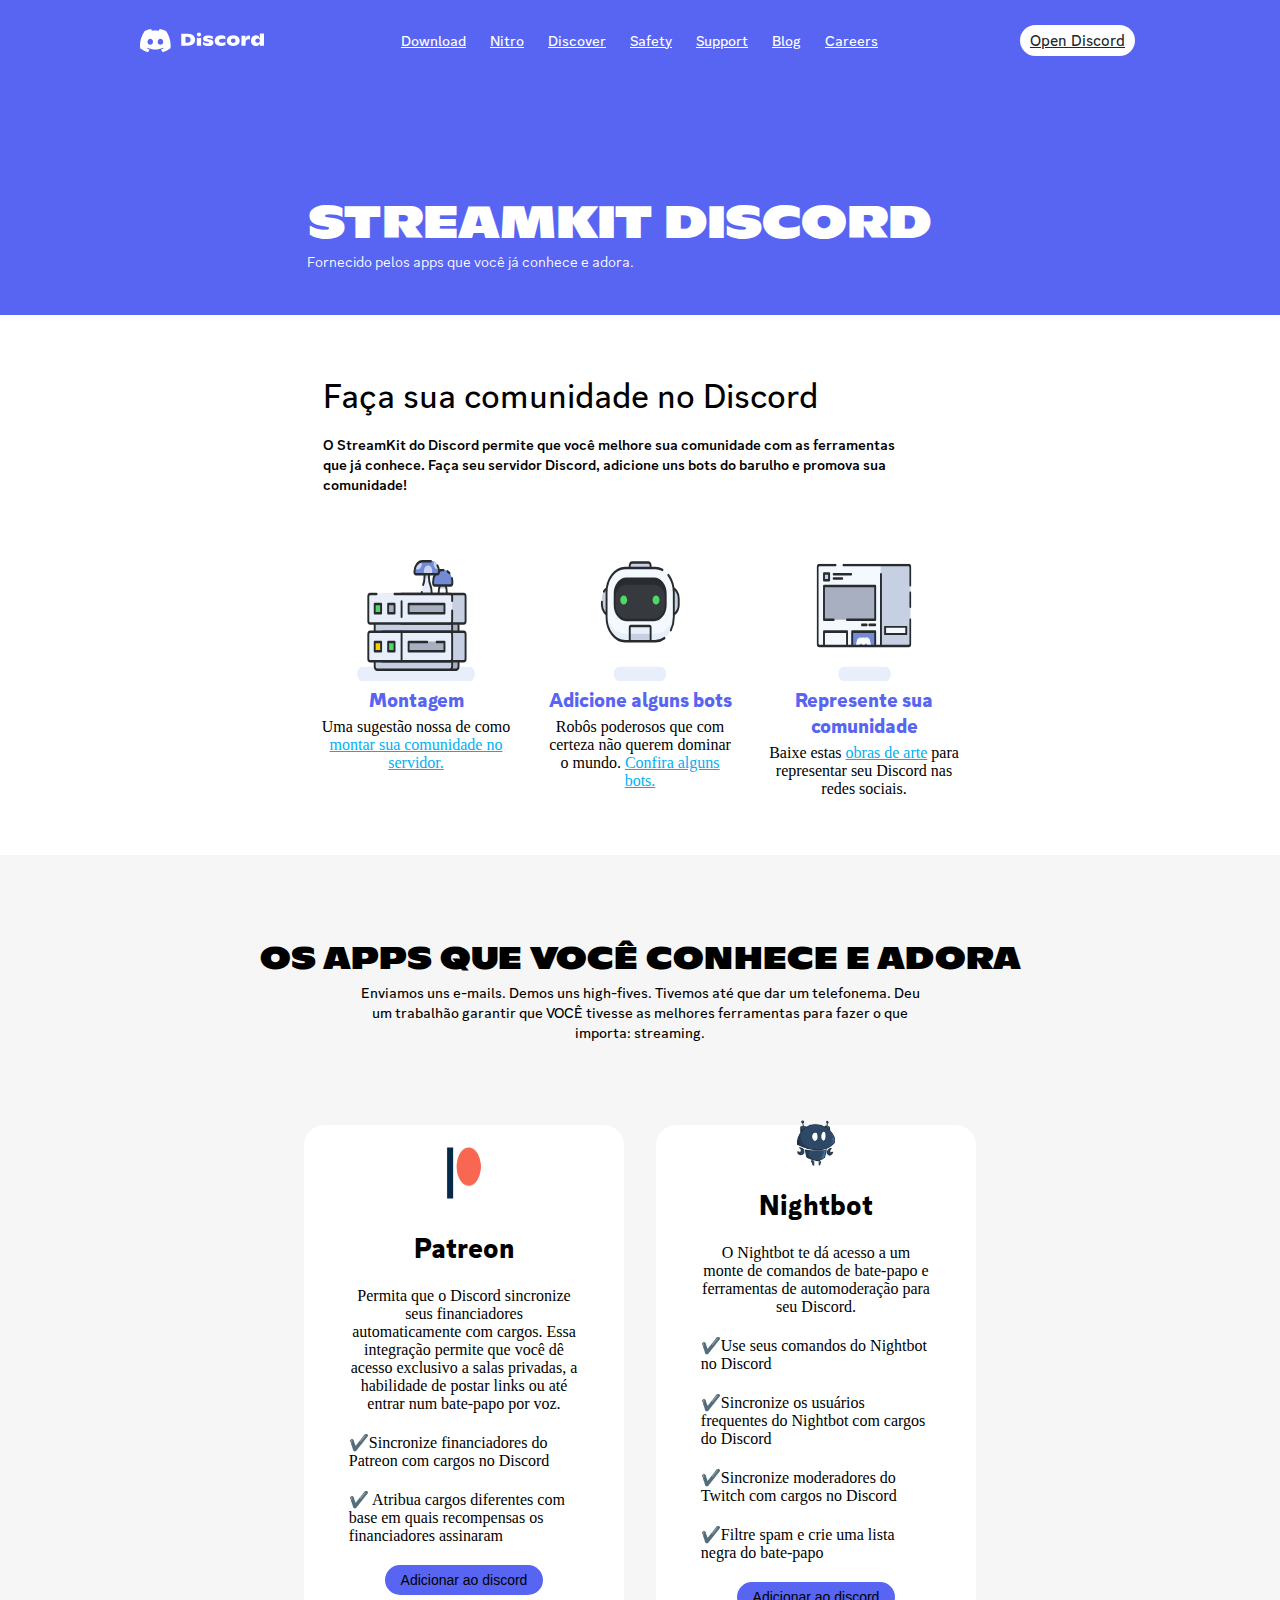
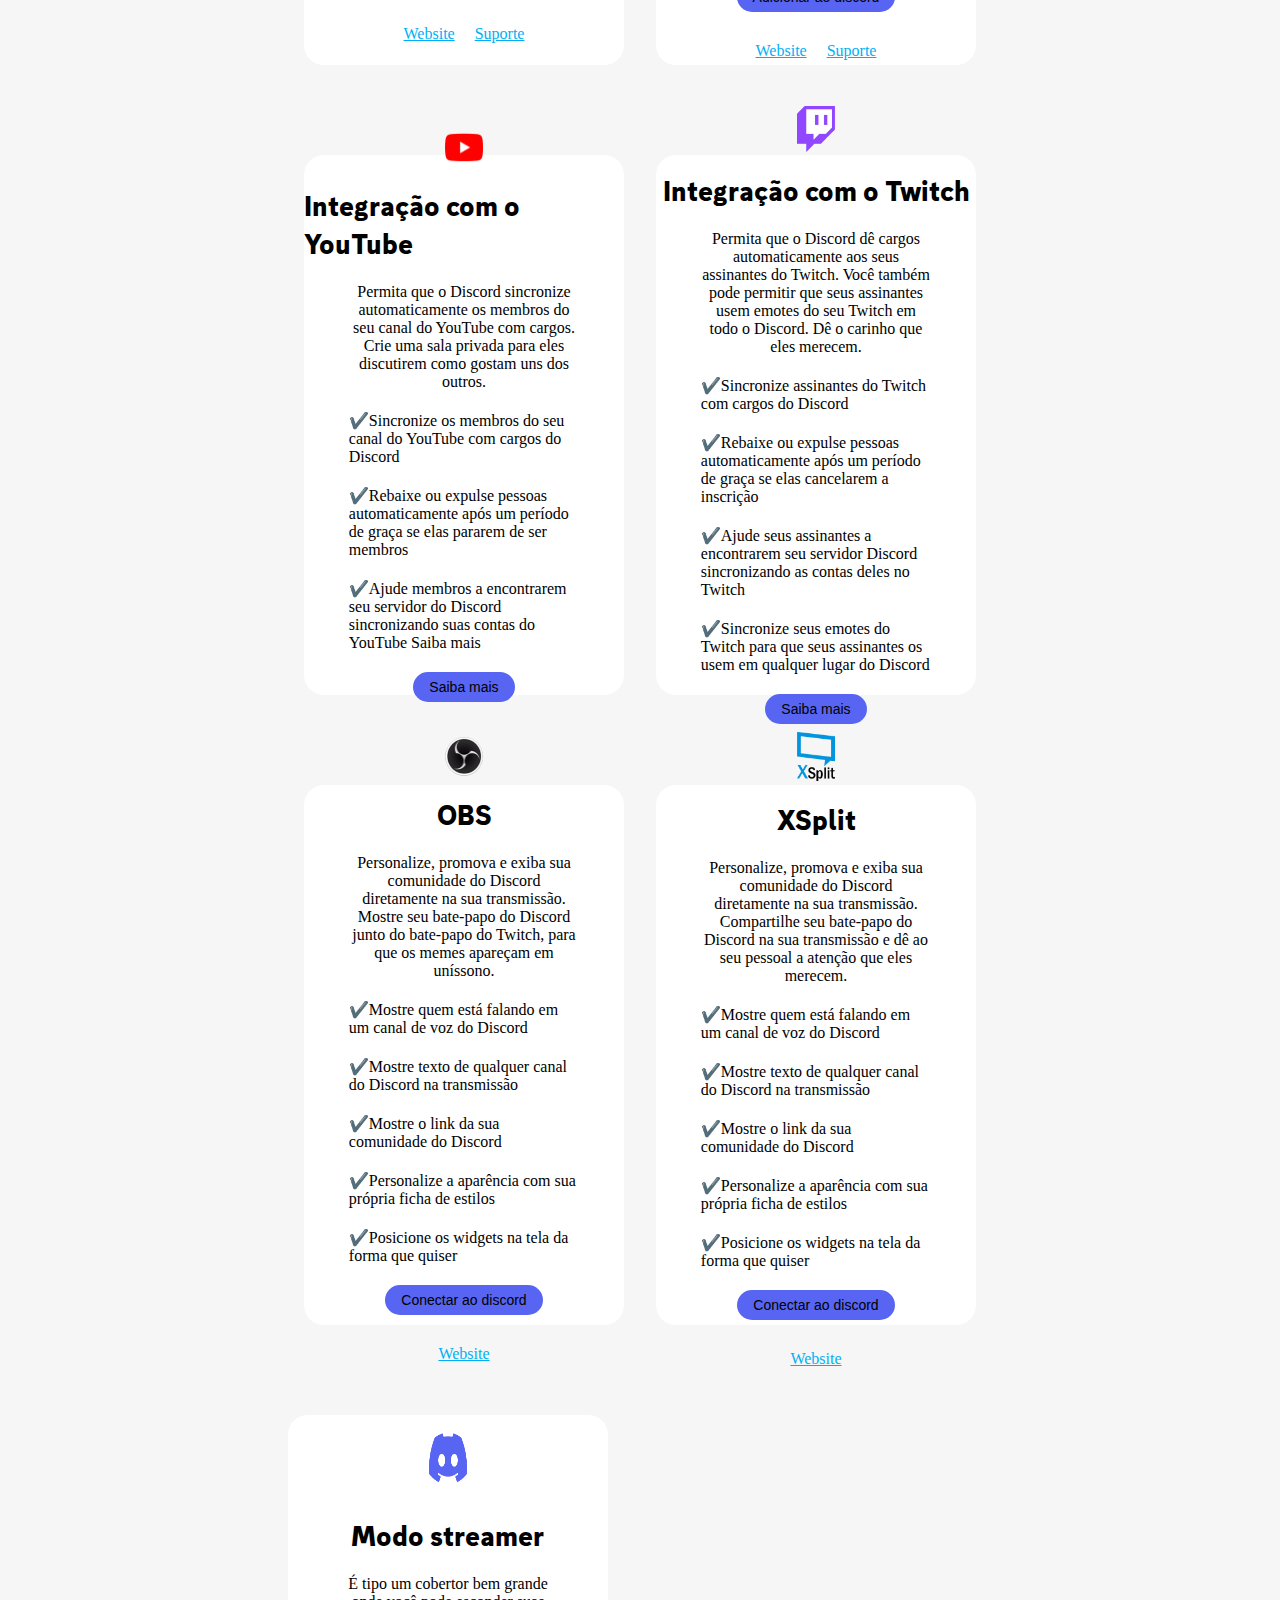
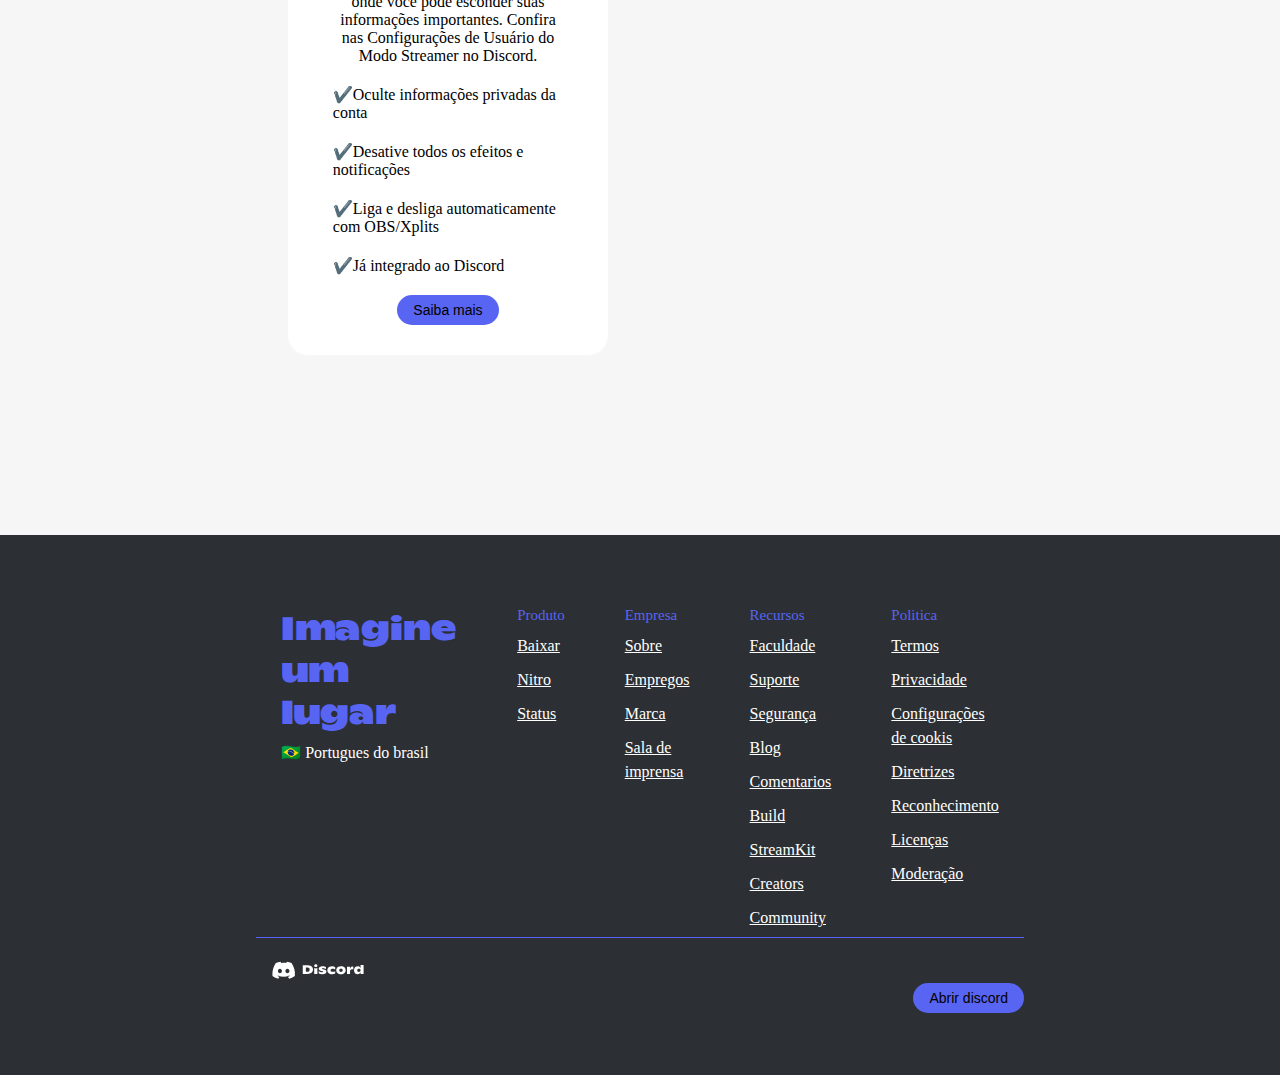
<file: Discord/src/pages/home/index.html>
<!DOCTYPE html>
<html lang="pt-br">
<head>
    <meta charset="UTF-8">
    <meta http-equiv="X-UA-Compatible" content="IE=edge">
    <meta name="viewport" content="width=device-width, initial-scale=1.0">
    <link rel="stylesheet" href="index.css">
    <link rel="stylesheet" href="../../common/fonts.css">
    <title>Melhore seu servidor do discord</title>
</head>
<body>  

<div class="mae">
    <div class="secao-01">
        <div class="s1-cabecalho">
        <svg width="124" height="34" viewBox="0 0 124 34" class="logo-3oeRIY"><g fill="currentColor"><path d="M26.0015 6.9529C24.0021 6.03845 21.8787 5.37198 19.6623 5C19.3833 5.48048 19.0733 6.13144 18.8563 6.64292C16.4989 6.30193 14.1585 6.30193 11.8336 6.64292C11.6166 6.13144 11.2911 5.48048 11.0276 5C8.79575 5.37198 6.67235 6.03845 4.6869 6.9529C0.672601 12.8736 -0.41235 18.6548 0.130124 24.3585C2.79599 26.2959 5.36889 27.4739 7.89682 28.2489C8.51679 27.4119 9.07477 26.5129 9.55525 25.5675C8.64079 25.2265 7.77283 24.808 6.93587 24.312C7.15286 24.1571 7.36986 23.9866 7.57135 23.8161C12.6241 26.1255 18.0969 26.1255 23.0876 23.8161C23.3046 23.9866 23.5061 24.1571 23.7231 24.312C22.8861 24.808 22.0182 25.2265 21.1037 25.5675C21.5842 26.5129 22.1422 27.4119 22.7621 28.2489C25.2885 27.4739 27.8769 26.2959 30.5288 24.3585C31.1952 17.7559 29.4733 12.0212 26.0015 6.9529ZM10.2527 20.8402C8.73376 20.8402 7.49382 19.4608 7.49382 17.7714C7.49382 16.082 8.70276 14.7025 10.2527 14.7025C11.7871 14.7025 13.0425 16.082 13.0115 17.7714C13.0115 19.4608 11.7871 20.8402 10.2527 20.8402ZM20.4373 20.8402C18.9183 20.8402 17.6768 19.4608 17.6768 17.7714C17.6768 16.082 18.8873 14.7025 20.4373 14.7025C21.9717 14.7025 23.2271 16.082 23.1961 17.7714C23.1961 19.4608 21.9872 20.8402 20.4373 20.8402Z"></path><path d="M41.2697 9.86615H47.8585C49.4394 9.86615 50.7878 10.1141 51.8883 10.6101C52.9887 11.1061 53.8102 11.7881 54.3527 12.6715C54.8951 13.555 55.1741 14.5624 55.1741 15.7094C55.1741 16.8253 54.8952 17.8328 54.3217 18.7472C53.7482 19.6462 52.8803 20.3746 51.7178 20.9016C50.5554 21.4286 49.1139 21.6921 47.3935 21.6921H41.2697V9.86615ZM47.316 18.6852C48.3854 18.6852 49.2069 18.4217 49.7804 17.8793C50.3539 17.3523 50.6484 16.6083 50.6484 15.6939C50.6484 14.8414 50.3849 14.1594 49.8734 13.648C49.3619 13.1365 48.587 12.873 47.5485 12.873H45.4871V18.6852H47.316Z"></path><path d="M65.4362 21.6774C64.5217 21.4449 63.7003 21.1039 62.9718 20.6389V17.8335C63.5298 18.2675 64.2582 18.6085 65.1882 18.8875C66.1181 19.1665 67.0171 19.306 67.8851 19.306C68.288 19.306 68.598 19.2595 68.7995 19.151C69.001 19.0425 69.1095 18.9185 69.1095 18.7635C69.1095 18.593 69.0475 18.4535 68.939 18.345C68.8305 18.2365 68.6135 18.1435 68.288 18.0505L66.2576 17.6011C65.0952 17.3376 64.2737 16.9501 63.7777 16.4851C63.2818 16.0201 63.0493 15.3847 63.0493 14.6097C63.0493 13.9587 63.2663 13.3853 63.6847 12.9048C64.1187 12.4243 64.7232 12.0523 65.5137 11.7888C66.3041 11.5254 67.2186 11.3859 68.288 11.3859C69.2335 11.3859 70.1014 11.4789 70.8919 11.6959C71.6823 11.8973 72.3333 12.1608 72.8448 12.4708V15.1212C72.3178 14.8112 71.6979 14.5632 71.0159 14.3772C70.3184 14.1912 69.6055 14.0982 68.877 14.0982C67.823 14.0982 67.2961 14.2842 67.2961 14.6407C67.2961 14.8112 67.3736 14.9352 67.5441 15.0282C67.7146 15.1212 68.009 15.1987 68.443 15.2917L70.1324 15.6017C71.2329 15.7876 72.0543 16.1286 72.5968 16.6091C73.1393 17.0896 73.4028 17.787 73.4028 18.7325C73.4028 19.7555 72.9533 20.5769 72.0543 21.1659C71.1554 21.7704 69.8844 22.0648 68.2415 22.0648C67.2806 22.0338 66.3506 21.9098 65.4362 21.6774Z"></path><path d="M77.5891 21.3213C76.6281 20.8408 75.8842 20.2054 75.4037 19.3994C74.9077 18.5934 74.6752 17.679 74.6752 16.656C74.6752 15.6486 74.9232 14.7341 75.4347 13.9437C75.9462 13.1377 76.6901 12.5177 77.6666 12.0528C78.643 11.6033 79.821 11.3708 81.1849 11.3708C82.8743 11.3708 84.2693 11.7273 85.3852 12.4402V15.5246C84.9977 15.2611 84.5328 15.0286 84.0058 14.8736C83.4788 14.7031 82.9208 14.6256 82.3319 14.6256C81.2779 14.6256 80.472 14.8116 79.8675 15.1991C79.2785 15.5866 78.984 16.0826 78.984 16.7025C78.984 17.307 79.263 17.803 79.852 18.1905C80.4254 18.5779 81.2624 18.7794 82.3474 18.7794C82.9053 18.7794 83.4633 18.7019 84.0058 18.5314C84.5483 18.3609 85.0287 18.175 85.4162 17.927V20.9183C84.1762 21.6623 82.7348 22.0343 81.1074 22.0343C79.728 22.0343 78.5655 21.7863 77.5891 21.3213Z"></path><path d="M89.8041 21.3213C88.8276 20.8408 88.0837 20.2054 87.5722 19.3839C87.0607 18.5624 86.7972 17.648 86.7972 16.625C86.7972 15.6176 87.0607 14.7031 87.5722 13.9127C88.0837 13.1222 88.8276 12.5022 89.7886 12.0528C90.7495 11.6033 91.9119 11.3708 93.2464 11.3708C94.5794 11.3708 95.7418 11.5878 96.7028 12.0528C97.6637 12.5022 98.4077 13.1222 98.9192 13.9127C99.4306 14.7031 99.6786 15.6021 99.6786 16.625C99.6786 17.6325 99.4306 18.5624 98.9192 19.3839C98.4077 20.2054 97.6792 20.8563 96.7028 21.3213C95.7263 21.7863 94.5794 22.0343 93.2464 22.0343C91.9274 22.0343 90.7805 21.7863 89.8041 21.3213ZM94.9358 18.3299C95.3388 17.927 95.5558 17.369 95.5558 16.7025C95.5558 16.0206 95.3543 15.4936 94.9358 15.0906C94.5174 14.6876 93.9594 14.4861 93.2619 14.4861C92.5335 14.4861 91.9739 14.6876 91.5555 15.0906C91.1525 15.4936 90.9355 16.0206 90.9355 16.7025C90.9355 17.3845 91.137 17.927 91.5555 18.3299C91.9739 18.7484 92.5335 18.9499 93.2619 18.9499C93.9594 18.9344 94.5329 18.7329 94.9358 18.3299Z"></path><path d="M110.048 11.9901V15.6325C109.614 15.3535 109.056 15.214 108.374 15.214C107.475 15.214 106.777 15.493 106.297 16.0354C105.816 16.5779 105.568 17.4304 105.568 18.5773V21.6772H101.43V11.8196H105.491V14.966C105.708 13.819 106.08 12.9666 106.576 12.4241C107.072 11.8816 107.723 11.5872 108.513 11.5872C109.102 11.5872 109.614 11.7267 110.048 11.9901Z"></path><path d="M124 9.52563V21.6925H119.862V19.4761C119.505 20.3131 118.978 20.9486 118.265 21.3825C117.551 21.8165 116.667 22.0335 115.613 22.0335C114.683 22.0335 113.862 21.801 113.164 21.3515C112.467 20.9021 111.925 20.2666 111.553 19.4761C111.181 18.6702 110.995 17.7712 110.995 16.7793C110.979 15.7408 111.181 14.8109 111.599 13.9894C112.002 13.168 112.591 12.5325 113.335 12.0675C114.079 11.6025 114.931 11.37 115.892 11.37C117.861 11.37 119.18 12.2225 119.862 13.9429V9.52563H124ZM119.242 18.2517C119.66 17.8487 119.877 17.3062 119.877 16.6553C119.877 16.0198 119.676 15.5083 119.257 15.1209C118.839 14.7334 118.281 14.5319 117.582 14.5319C116.884 14.5319 116.326 14.7334 115.908 15.1364C115.489 15.5393 115.288 16.0508 115.288 16.7018C115.288 17.3527 115.489 17.8642 115.908 18.2672C116.326 18.6702 116.869 18.8717 117.566 18.8717C118.265 18.8717 118.823 18.6702 119.242 18.2517Z"></path><path d="M58.9885 12.4091C60.1772 12.4091 61.1429 11.5416 61.1429 10.4717C61.1429 9.40164 60.1772 8.5343 58.9885 8.5343C57.7981 8.5343 56.8341 9.40164 56.8341 10.4717C56.8341 11.5416 57.7981 12.4091 58.9885 12.4091Z"></path><path d="M61.1429 13.741C59.8254 14.3144 58.1825 14.3299 56.8341 13.741V21.6921H61.1429V13.741Z"></path></g></svg>
       
            <div class="s1-menu">
                <a href ="">Download</a>
                <a href="">Nitro</a>
                <a href="">Discover</a>
                <a href="">Safety</a>
                <a href="">Support</a>
                <a href="">Blog</a>
                <a href="">Careers</a>
            </div>

         <a href="">Open Discord</a>
        </div>

         <div class="s1-txt">
                <h1 class="txt-S1" > STREAMKIT DISCORD </h1>
                <h5 class="s1-fi">Fornecido pelos apps que você já conhece e adora.
                </h5>
         </div>
    </div>

    <div class="secao-02">
        <div class="meio-02">

                <div class="textos-02">
                        <h3 class="h3">Faça sua comunidade no Discord</h3>
                        <div class="dez">
                        <p> O StreamKit do Discord permite que você melhore sua comunidade com as ferramentas que já conhece. Faça seu servidor Discord, adicione uns bots do barulho e promova sua comunidade!
                        </p> </div>
                </div>

                <div class="colunas-02">
                    <div class="montagem">
                        <img src="../../assets/images/montagem.svg">
                        <div class="onze">
                            <h4>Montagem</h4>
                            <p>Uma sugestão nossa de como <a href="">montar sua comunidade no servidor.</a></p>
                        </div>
                    </div>

                    <div class="bots">
                        <img src="../../assets/images/bots.svg">
                        <div class="onze">
                            <h4>Adicione alguns bots</h4>
                            <p>Robôs poderosos que com certeza não querem dominar o mundo. <a href="">Confira alguns bots.</a></p>
                        </div>
                    </div>

                    <div class="comunidade">
                        <img src="../../assets/images/comunidade.svg">
                        <div class="onze">
                            <h4>Represente sua comunidade</h4>
                            <p>Baixe estas <a href="">obras de arte</a> para representar seu Discord nas redes sociais.</p>
                    </div>
                </div>

        </div>
    </div>
  </div>

  <div class="secao-03">
        <div class="mae-03">

                <div class="texto-03">
                    <h3 class="vultur">OS APPS QUE VOCÊ CONHECE E ADORA</h3>
                    <div class="pe">
                    <P>Enviamos uns e-mails. Demos uns high-fives. Tivemos até que dar um telefonema. Deu um trabalhão garantir que VOCÊ tivesse as melhores ferramentas para fazer o que importa: streaming.</P>
                    </div>
                </div>

                <div class="coluna-01">
                     <div class="patreon">
                        <img src="../../assets/images/patreon.png">
                        <h4>Patreon</h4>
                        
                        <div class="classico">
                         <p>Permita que o Discord sincronize seus financiadores automaticamente com cargos. Essa integração permite que você dê acesso exclusivo a salas privadas, a habilidade de postar links ou até entrar num bate-papo por voz.</p>
                       </div>

                        <div class="bruno">
                            <p>✔️Sincronize financiadores do Patreon com cargos no Discord</p>
                        </div>

                        <div class="matheus">
                            <p>✔️ Atribua cargos diferentes com base em quais recompensas os financiadores assinaram</p>
                        </div>

                        <button> Adicionar ao discord </button>   

                        <div class= "lado">
                            <a href="">Website</a>
                            <a href="">Suporte</a>
                        </div>
                     </div>

                     <div class="Nightbot">

                        <img src="../../assets/images/nighbot.png">
                        <h4> Nightbot </h4>
                        
                        <div class="classico">
                         <p>O Nightbot te dá acesso a um monte de comandos de bate-papo e ferramentas de automoderação para seu Discord.</p>
                       </div>

                        <div class="bruno">
                            <p>✔️Use seus comandos do Nightbot no Discord</p>
                        </div>

                        <div class="matheus">
                            <p>✔️Sincronize os usuários frequentes do Nightbot com cargos do Discord</p>
                            <p>✔️Sincronize moderadores do Twitch com cargos no Discord</p>
                            <p>✔️Filtre spam e crie uma lista negra do bate-papo</p>
                        </div>

                        <button> Adicionar ao discord </button>   

                        <div class= "lado">
                            <a href="">Website</a>
                            <a href="">Suporte</a>
                        </div>

                     </div>
                </div>

            
                <div class="coluna-02">
                    <div class="youtube">
                        <img src="../../assets/images/youtube.png">
                        <h4> Integração com o YouTube</h4>
                        
                        <div class="classico">
                         <p>Permita que o Discord sincronize automaticamente os membros do seu canal do YouTube com cargos. Crie uma sala privada para eles discutirem como gostam uns dos outros.</p>
                       </div>

                        <div class="bruno">
                            <p>✔️Sincronize os membros do seu canal do YouTube com cargos do Discord</p>
                        </div>

                        <div class="matheus">
                            <p>✔️Rebaixe ou expulse pessoas automaticamente após um período de graça se elas pararem de ser membros</p>
                            <p>✔️Ajude membros a encontrarem seu servidor do Discord sincronizando suas contas do YouTube Saiba mais</p>
                        </div>

                        <button> Saiba mais  </button>   

                    </div>

                    <div class="twitch">
                        <img src="../../assets/images/twitch.png">
                        <h4> Integração com o Twitch</h4>
                        
                        <div class="classico">
                         <p>Permita que o Discord dê cargos automaticamente aos seus assinantes do Twitch. Você também pode permitir que seus assinantes usem emotes do seu Twitch em todo o Discord. Dê o carinho que eles merecem.</p>
                       </div>

                        <div class="bruno">
                            <p>✔️Sincronize assinantes do Twitch com cargos do Discord</p>
                        </div>

                        <div class="matheus">
                            <p>✔️Rebaixe ou expulse pessoas automaticamente após um período de graça se elas cancelarem a inscrição</p>
                            <p>✔️Ajude seus assinantes a encontrarem seu servidor Discord sincronizando as contas deles no Twitch</p>
                            <p>✔️Sincronize seus emotes do Twitch para que seus assinantes os usem em qualquer lugar do Discord</p>
                        </div>

                        <button> Saiba mais  </button>   
                    </div>
                </div>

                <div class="coluna-03">
                    <div class="obs">
                        <img src="../../assets/images/obs.png">
                        <h4> OBS </h4>
                        
                        <div class="classico">
                         <p>Personalize, promova e exiba sua comunidade do Discord diretamente na sua transmissão. Mostre seu bate-papo do Discord junto do bate-papo do Twitch, para que os memes apareçam em uníssono.</p>
                       </div>

                        <div class="bruno">
                            <p>✔️Mostre quem está falando em um canal de voz do Discord</p>
                        </div>

                        <div class="matheus">
                            <p>✔️Mostre texto de qualquer canal do Discord na transmissão</p>
                            <p>✔️Mostre o link da sua comunidade do Discord</p>
                            <p>✔️Personalize a aparência com sua própria ficha de estilos</p>
                            <p>✔️Posicione os widgets na tela da forma que quiser</p>
                        </div>

                        <button> Conectar ao discord  </button>   

                        <div class= "lado">
                            <a href="">Website</a>                          
                        </div>
                    </div>

                    <div class="xsplit">
                            <img src="../../assets/images/Xsplit.png">
                            <h4> XSplit</h4>
                            
                            <div class="classico">
                             <p>Personalize, promova e exiba sua comunidade do Discord diretamente na sua transmissão. Compartilhe seu bate-papo do Discord na sua transmissão e dê ao seu pessoal a atenção que eles merecem.</p>
                           </div>
    
                            <div class="bruno">
                                <p>✔️Mostre quem está falando em um canal de voz do Discord</p>
                            </div>
    
                            <div class="matheus">
                                <p>✔️Mostre texto de qualquer canal do Discord na transmissão</p>
                                <p>✔️Mostre o link da sua comunidade do Discord</p>
                                <p>✔️Personalize a aparência com sua própria ficha de estilos</p>
                                <p>✔️Posicione os widgets na tela da forma que quiser</p>
                            </div>
    
                            <button> Conectar ao discord  </button>   
    
                            <div class= "lado">
                                <a href="">Website</a>    
                            </div>
                    </div>
                </div>

                <div class="coluna-04">
                    <div class="discord1">
                        <img src="../../assets/images/disc.png">
                            <h4> Modo streamer</h4>
                            
                            <div class="classico">
                             <p>É tipo um cobertor bem grande onde você pode esconder suas informações importantes. Confira nas Configurações de Usuário do Modo Streamer no Discord.</p>
                           </div>
    
                            <div class="bruno">
                                <p>✔️Oculte informações privadas da conta</p>
                            </div>
    
                            <div class="matheus">
                                <p>✔️Desative todos os efeitos e notificações</p>
                                <p>✔️Liga e desliga automaticamente com OBS/Xplits</p>
                                <p>✔️Já integrado ao Discord</p>
                            </div>
    
                            <button> Saiba mais </button>   
                    </div>
                </div>
        </div>

        <div class="rodape">
            <div class="maeroda">
                <div class="esquerda">
                    <h1>Imagine um lugar</h1>
                    <p>🇧🇷 Portugues do brasil</p>
                </div>
                <div class="produto">
                    <h6>Produto</h6>
                    <a href="">Baixar</a>
                    <a href="">Nitro</a>
                    <a href="">Status</a>
                </div>
                <div class="empresa">
                    <h6>Empresa</h6>
                    <a href="">Sobre</a>
                    <a href="">Empregos</a>
                    <a href="">Marca</a>
                    <a href="">Sala de imprensa</a>
                </div>
                <div class="recursos">
                    <h6>Recursos</h6>
                    <a href="">Faculdade</a>
                    <a href="">Suporte</a>
                    <a href="">Segurança</a>
                    <a href="">Blog</a>
                    <a href="">Comentarios</a>
                    <a href="">Build</a>
                    <a href="">StreamKit</a>
                    <a href="">Creators</a>
                    <a href="">Community</a>
                </div>
                <div class="politica">
                    <h6>Politica</h6>
                    <a href="">Termos</a>
                    <a href="">Privacidade</a>
                    <a href="">Configurações de cookis</a>
                    <a href="">Diretrizes</a>
                    <a href="">Reconhecimento</a>
                    <a href="">Licenças</a>
                    <a href="">Moderação</a>
                </div>
            </div>
          <div class="ultimo">  
            <div class="long"></div>

          
            <svg width="124" height="34" viewBox="0 0 124 34" class="logo-3oeRIY"><g fill="currentColor"><path d="M26.0015 6.9529C24.0021 6.03845 21.8787 5.37198 19.6623 5C19.3833 5.48048 19.0733 6.13144 18.8563 6.64292C16.4989 6.30193 14.1585 6.30193 11.8336 6.64292C11.6166 6.13144 11.2911 5.48048 11.0276 5C8.79575 5.37198 6.67235 6.03845 4.6869 6.9529C0.672601 12.8736 -0.41235 18.6548 0.130124 24.3585C2.79599 26.2959 5.36889 27.4739 7.89682 28.2489C8.51679 27.4119 9.07477 26.5129 9.55525 25.5675C8.64079 25.2265 7.77283 24.808 6.93587 24.312C7.15286 24.1571 7.36986 23.9866 7.57135 23.8161C12.6241 26.1255 18.0969 26.1255 23.0876 23.8161C23.3046 23.9866 23.5061 24.1571 23.7231 24.312C22.8861 24.808 22.0182 25.2265 21.1037 25.5675C21.5842 26.5129 22.1422 27.4119 22.7621 28.2489C25.2885 27.4739 27.8769 26.2959 30.5288 24.3585C31.1952 17.7559 29.4733 12.0212 26.0015 6.9529ZM10.2527 20.8402C8.73376 20.8402 7.49382 19.4608 7.49382 17.7714C7.49382 16.082 8.70276 14.7025 10.2527 14.7025C11.7871 14.7025 13.0425 16.082 13.0115 17.7714C13.0115 19.4608 11.7871 20.8402 10.2527 20.8402ZM20.4373 20.8402C18.9183 20.8402 17.6768 19.4608 17.6768 17.7714C17.6768 16.082 18.8873 14.7025 20.4373 14.7025C21.9717 14.7025 23.2271 16.082 23.1961 17.7714C23.1961 19.4608 21.9872 20.8402 20.4373 20.8402Z"></path><path d="M41.2697 9.86615H47.8585C49.4394 9.86615 50.7878 10.1141 51.8883 10.6101C52.9887 11.1061 53.8102 11.7881 54.3527 12.6715C54.8951 13.555 55.1741 14.5624 55.1741 15.7094C55.1741 16.8253 54.8952 17.8328 54.3217 18.7472C53.7482 19.6462 52.8803 20.3746 51.7178 20.9016C50.5554 21.4286 49.1139 21.6921 47.3935 21.6921H41.2697V9.86615ZM47.316 18.6852C48.3854 18.6852 49.2069 18.4217 49.7804 17.8793C50.3539 17.3523 50.6484 16.6083 50.6484 15.6939C50.6484 14.8414 50.3849 14.1594 49.8734 13.648C49.3619 13.1365 48.587 12.873 47.5485 12.873H45.4871V18.6852H47.316Z"></path><path d="M65.4362 21.6774C64.5217 21.4449 63.7003 21.1039 62.9718 20.6389V17.8335C63.5298 18.2675 64.2582 18.6085 65.1882 18.8875C66.1181 19.1665 67.0171 19.306 67.8851 19.306C68.288 19.306 68.598 19.2595 68.7995 19.151C69.001 19.0425 69.1095 18.9185 69.1095 18.7635C69.1095 18.593 69.0475 18.4535 68.939 18.345C68.8305 18.2365 68.6135 18.1435 68.288 18.0505L66.2576 17.6011C65.0952 17.3376 64.2737 16.9501 63.7777 16.4851C63.2818 16.0201 63.0493 15.3847 63.0493 14.6097C63.0493 13.9587 63.2663 13.3853 63.6847 12.9048C64.1187 12.4243 64.7232 12.0523 65.5137 11.7888C66.3041 11.5254 67.2186 11.3859 68.288 11.3859C69.2335 11.3859 70.1014 11.4789 70.8919 11.6959C71.6823 11.8973 72.3333 12.1608 72.8448 12.4708V15.1212C72.3178 14.8112 71.6979 14.5632 71.0159 14.3772C70.3184 14.1912 69.6055 14.0982 68.877 14.0982C67.823 14.0982 67.2961 14.2842 67.2961 14.6407C67.2961 14.8112 67.3736 14.9352 67.5441 15.0282C67.7146 15.1212 68.009 15.1987 68.443 15.2917L70.1324 15.6017C71.2329 15.7876 72.0543 16.1286 72.5968 16.6091C73.1393 17.0896 73.4028 17.787 73.4028 18.7325C73.4028 19.7555 72.9533 20.5769 72.0543 21.1659C71.1554 21.7704 69.8844 22.0648 68.2415 22.0648C67.2806 22.0338 66.3506 21.9098 65.4362 21.6774Z"></path><path d="M77.5891 21.3213C76.6281 20.8408 75.8842 20.2054 75.4037 19.3994C74.9077 18.5934 74.6752 17.679 74.6752 16.656C74.6752 15.6486 74.9232 14.7341 75.4347 13.9437C75.9462 13.1377 76.6901 12.5177 77.6666 12.0528C78.643 11.6033 79.821 11.3708 81.1849 11.3708C82.8743 11.3708 84.2693 11.7273 85.3852 12.4402V15.5246C84.9977 15.2611 84.5328 15.0286 84.0058 14.8736C83.4788 14.7031 82.9208 14.6256 82.3319 14.6256C81.2779 14.6256 80.472 14.8116 79.8675 15.1991C79.2785 15.5866 78.984 16.0826 78.984 16.7025C78.984 17.307 79.263 17.803 79.852 18.1905C80.4254 18.5779 81.2624 18.7794 82.3474 18.7794C82.9053 18.7794 83.4633 18.7019 84.0058 18.5314C84.5483 18.3609 85.0287 18.175 85.4162 17.927V20.9183C84.1762 21.6623 82.7348 22.0343 81.1074 22.0343C79.728 22.0343 78.5655 21.7863 77.5891 21.3213Z"></path><path d="M89.8041 21.3213C88.8276 20.8408 88.0837 20.2054 87.5722 19.3839C87.0607 18.5624 86.7972 17.648 86.7972 16.625C86.7972 15.6176 87.0607 14.7031 87.5722 13.9127C88.0837 13.1222 88.8276 12.5022 89.7886 12.0528C90.7495 11.6033 91.9119 11.3708 93.2464 11.3708C94.5794 11.3708 95.7418 11.5878 96.7028 12.0528C97.6637 12.5022 98.4077 13.1222 98.9192 13.9127C99.4306 14.7031 99.6786 15.6021 99.6786 16.625C99.6786 17.6325 99.4306 18.5624 98.9192 19.3839C98.4077 20.2054 97.6792 20.8563 96.7028 21.3213C95.7263 21.7863 94.5794 22.0343 93.2464 22.0343C91.9274 22.0343 90.7805 21.7863 89.8041 21.3213ZM94.9358 18.3299C95.3388 17.927 95.5558 17.369 95.5558 16.7025C95.5558 16.0206 95.3543 15.4936 94.9358 15.0906C94.5174 14.6876 93.9594 14.4861 93.2619 14.4861C92.5335 14.4861 91.9739 14.6876 91.5555 15.0906C91.1525 15.4936 90.9355 16.0206 90.9355 16.7025C90.9355 17.3845 91.137 17.927 91.5555 18.3299C91.9739 18.7484 92.5335 18.9499 93.2619 18.9499C93.9594 18.9344 94.5329 18.7329 94.9358 18.3299Z"></path><path d="M110.048 11.9901V15.6325C109.614 15.3535 109.056 15.214 108.374 15.214C107.475 15.214 106.777 15.493 106.297 16.0354C105.816 16.5779 105.568 17.4304 105.568 18.5773V21.6772H101.43V11.8196H105.491V14.966C105.708 13.819 106.08 12.9666 106.576 12.4241C107.072 11.8816 107.723 11.5872 108.513 11.5872C109.102 11.5872 109.614 11.7267 110.048 11.9901Z"></path><path d="M124 9.52563V21.6925H119.862V19.4761C119.505 20.3131 118.978 20.9486 118.265 21.3825C117.551 21.8165 116.667 22.0335 115.613 22.0335C114.683 22.0335 113.862 21.801 113.164 21.3515C112.467 20.9021 111.925 20.2666 111.553 19.4761C111.181 18.6702 110.995 17.7712 110.995 16.7793C110.979 15.7408 111.181 14.8109 111.599 13.9894C112.002 13.168 112.591 12.5325 113.335 12.0675C114.079 11.6025 114.931 11.37 115.892 11.37C117.861 11.37 119.18 12.2225 119.862 13.9429V9.52563H124ZM119.242 18.2517C119.66 17.8487 119.877 17.3062 119.877 16.6553C119.877 16.0198 119.676 15.5083 119.257 15.1209C118.839 14.7334 118.281 14.5319 117.582 14.5319C116.884 14.5319 116.326 14.7334 115.908 15.1364C115.489 15.5393 115.288 16.0508 115.288 16.7018C115.288 17.3527 115.489 17.8642 115.908 18.2672C116.326 18.6702 116.869 18.8717 117.566 18.8717C118.265 18.8717 118.823 18.6702 119.242 18.2517Z"></path><path d="M58.9885 12.4091C60.1772 12.4091 61.1429 11.5416 61.1429 10.4717C61.1429 9.40164 60.1772 8.5343 58.9885 8.5343C57.7981 8.5343 56.8341 9.40164 56.8341 10.4717C56.8341 11.5416 57.7981 12.4091 58.9885 12.4091Z"></path><path d="M61.1429 13.741C59.8254 14.3144 58.1825 14.3299 56.8341 13.741V21.6921H61.1429V13.741Z"></path></g></svg>
         <div class="botao">  
            <button>Abrir discord</button>
        </div> 
        </div>
        </div>
  </div>


</div>
</body>
</html>
</file>
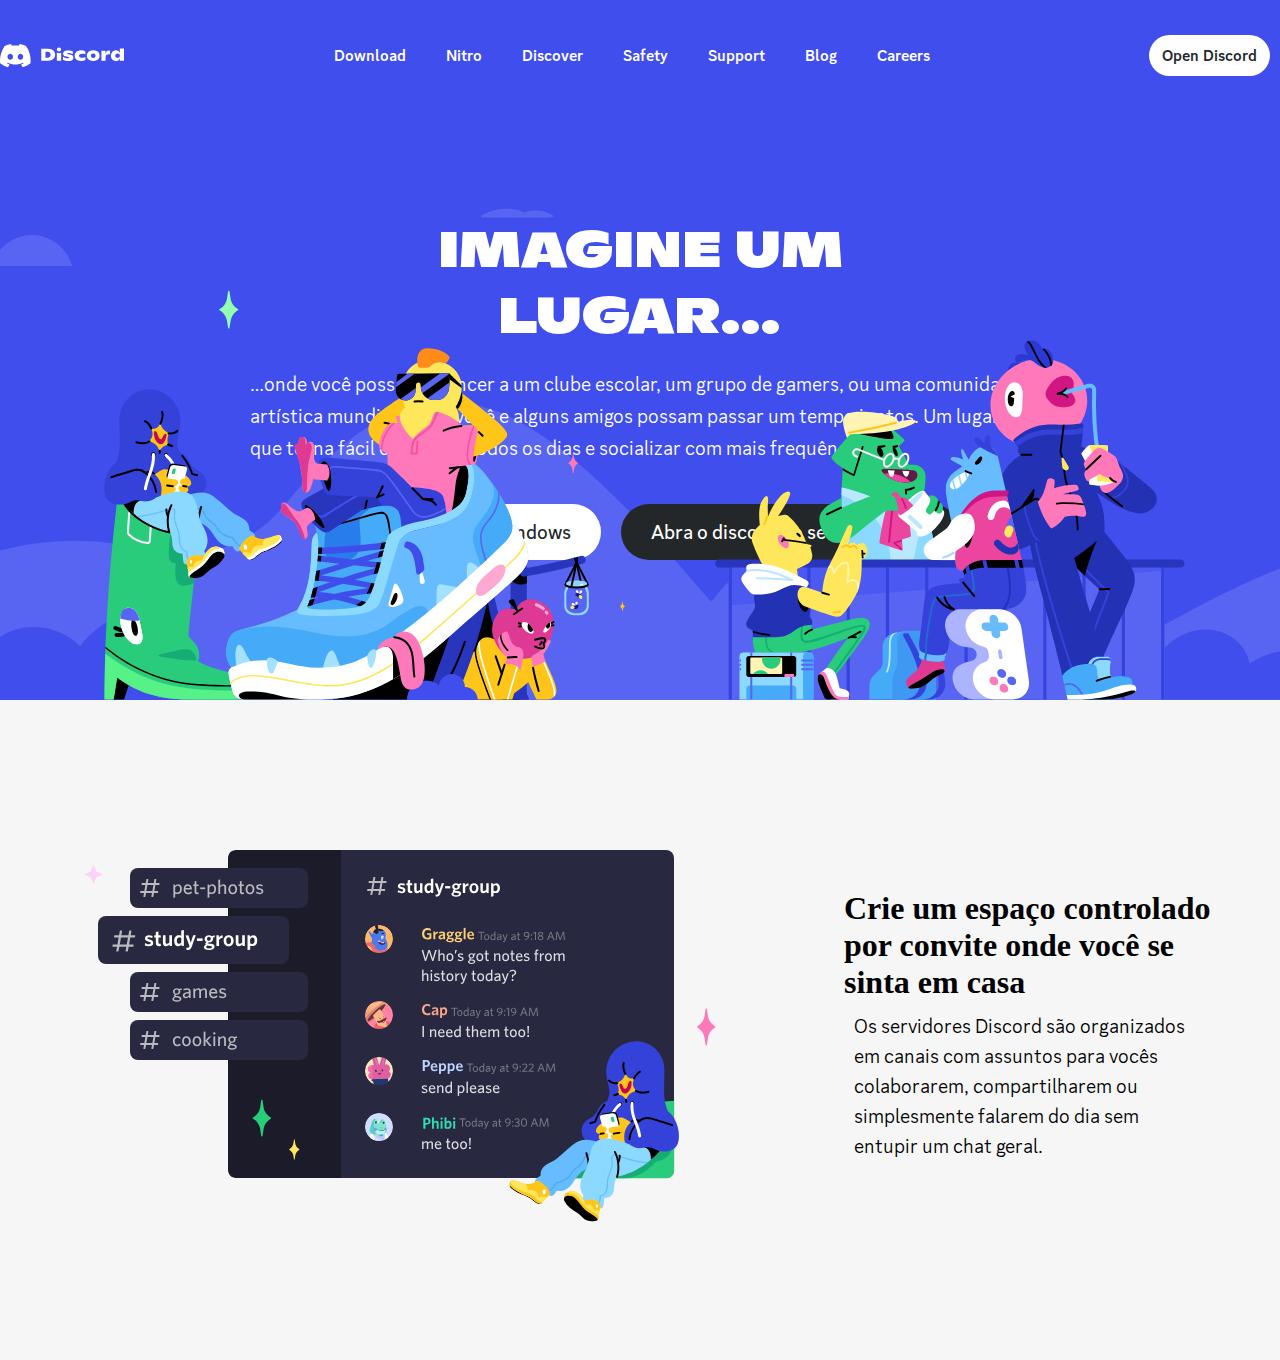
<file: discord2/src/pages/pag1/index.html>
<!DOCTYPE html>
<html lang="pt-br">
<head>
    <meta charset="UTF-8">
    <meta http-equiv="X-UA-Compatible" content="IE=edge">
    <meta name="viewport" content="width=device-width, initial-scale=1.0">
    <link rel="stylesheet" href="../../common/index.css">
    <link rel="stylesheet" href="index.css">
    <title>Discord</title>
</head>
<body>
        <div class="secao-01">
            <img class="s1-tenis" src="../../assets/images/faixa1-img2.svg"/>
            <img class="s1-suco" src="../../assets/images/faixa1-img3.svg"/>
                <div class="s1-cabecalho">
                <svg width="124" height="34" viewBox="0 0 124 34" class="logo-3oeRIY"><g fill="currentColor"><path d="M26.0015 6.9529C24.0021 6.03845 21.8787 5.37198 19.6623 5C19.3833 5.48048 19.0733 6.13144 18.8563 6.64292C16.4989 6.30193 14.1585 6.30193 11.8336 6.64292C11.6166 6.13144 11.2911 5.48048 11.0276 5C8.79575 5.37198 6.67235 6.03845 4.6869 6.9529C0.672601 12.8736 -0.41235 18.6548 0.130124 24.3585C2.79599 26.2959 5.36889 27.4739 7.89682 28.2489C8.51679 27.4119 9.07477 26.5129 9.55525 25.5675C8.64079 25.2265 7.77283 24.808 6.93587 24.312C7.15286 24.1571 7.36986 23.9866 7.57135 23.8161C12.6241 26.1255 18.0969 26.1255 23.0876 23.8161C23.3046 23.9866 23.5061 24.1571 23.7231 24.312C22.8861 24.808 22.0182 25.2265 21.1037 25.5675C21.5842 26.5129 22.1422 27.4119 22.7621 28.2489C25.2885 27.4739 27.8769 26.2959 30.5288 24.3585C31.1952 17.7559 29.4733 12.0212 26.0015 6.9529ZM10.2527 20.8402C8.73376 20.8402 7.49382 19.4608 7.49382 17.7714C7.49382 16.082 8.70276 14.7025 10.2527 14.7025C11.7871 14.7025 13.0425 16.082 13.0115 17.7714C13.0115 19.4608 11.7871 20.8402 10.2527 20.8402ZM20.4373 20.8402C18.9183 20.8402 17.6768 19.4608 17.6768 17.7714C17.6768 16.082 18.8873 14.7025 20.4373 14.7025C21.9717 14.7025 23.2271 16.082 23.1961 17.7714C23.1961 19.4608 21.9872 20.8402 20.4373 20.8402Z"></path><path d="M41.2697 9.86615H47.8585C49.4394 9.86615 50.7878 10.1141 51.8883 10.6101C52.9887 11.1061 53.8102 11.7881 54.3527 12.6715C54.8951 13.555 55.1741 14.5624 55.1741 15.7094C55.1741 16.8253 54.8952 17.8328 54.3217 18.7472C53.7482 19.6462 52.8803 20.3746 51.7178 20.9016C50.5554 21.4286 49.1139 21.6921 47.3935 21.6921H41.2697V9.86615ZM47.316 18.6852C48.3854 18.6852 49.2069 18.4217 49.7804 17.8793C50.3539 17.3523 50.6484 16.6083 50.6484 15.6939C50.6484 14.8414 50.3849 14.1594 49.8734 13.648C49.3619 13.1365 48.587 12.873 47.5485 12.873H45.4871V18.6852H47.316Z"></path><path d="M65.4362 21.6774C64.5217 21.4449 63.7003 21.1039 62.9718 20.6389V17.8335C63.5298 18.2675 64.2582 18.6085 65.1882 18.8875C66.1181 19.1665 67.0171 19.306 67.8851 19.306C68.288 19.306 68.598 19.2595 68.7995 19.151C69.001 19.0425 69.1095 18.9185 69.1095 18.7635C69.1095 18.593 69.0475 18.4535 68.939 18.345C68.8305 18.2365 68.6135 18.1435 68.288 18.0505L66.2576 17.6011C65.0952 17.3376 64.2737 16.9501 63.7777 16.4851C63.2818 16.0201 63.0493 15.3847 63.0493 14.6097C63.0493 13.9587 63.2663 13.3853 63.6847 12.9048C64.1187 12.4243 64.7232 12.0523 65.5137 11.7888C66.3041 11.5254 67.2186 11.3859 68.288 11.3859C69.2335 11.3859 70.1014 11.4789 70.8919 11.6959C71.6823 11.8973 72.3333 12.1608 72.8448 12.4708V15.1212C72.3178 14.8112 71.6979 14.5632 71.0159 14.3772C70.3184 14.1912 69.6055 14.0982 68.877 14.0982C67.823 14.0982 67.2961 14.2842 67.2961 14.6407C67.2961 14.8112 67.3736 14.9352 67.5441 15.0282C67.7146 15.1212 68.009 15.1987 68.443 15.2917L70.1324 15.6017C71.2329 15.7876 72.0543 16.1286 72.5968 16.6091C73.1393 17.0896 73.4028 17.787 73.4028 18.7325C73.4028 19.7555 72.9533 20.5769 72.0543 21.1659C71.1554 21.7704 69.8844 22.0648 68.2415 22.0648C67.2806 22.0338 66.3506 21.9098 65.4362 21.6774Z"></path><path d="M77.5891 21.3213C76.6281 20.8408 75.8842 20.2054 75.4037 19.3994C74.9077 18.5934 74.6752 17.679 74.6752 16.656C74.6752 15.6486 74.9232 14.7341 75.4347 13.9437C75.9462 13.1377 76.6901 12.5177 77.6666 12.0528C78.643 11.6033 79.821 11.3708 81.1849 11.3708C82.8743 11.3708 84.2693 11.7273 85.3852 12.4402V15.5246C84.9977 15.2611 84.5328 15.0286 84.0058 14.8736C83.4788 14.7031 82.9208 14.6256 82.3319 14.6256C81.2779 14.6256 80.472 14.8116 79.8675 15.1991C79.2785 15.5866 78.984 16.0826 78.984 16.7025C78.984 17.307 79.263 17.803 79.852 18.1905C80.4254 18.5779 81.2624 18.7794 82.3474 18.7794C82.9053 18.7794 83.4633 18.7019 84.0058 18.5314C84.5483 18.3609 85.0287 18.175 85.4162 17.927V20.9183C84.1762 21.6623 82.7348 22.0343 81.1074 22.0343C79.728 22.0343 78.5655 21.7863 77.5891 21.3213Z"></path><path d="M89.8041 21.3213C88.8276 20.8408 88.0837 20.2054 87.5722 19.3839C87.0607 18.5624 86.7972 17.648 86.7972 16.625C86.7972 15.6176 87.0607 14.7031 87.5722 13.9127C88.0837 13.1222 88.8276 12.5022 89.7886 12.0528C90.7495 11.6033 91.9119 11.3708 93.2464 11.3708C94.5794 11.3708 95.7418 11.5878 96.7028 12.0528C97.6637 12.5022 98.4077 13.1222 98.9192 13.9127C99.4306 14.7031 99.6786 15.6021 99.6786 16.625C99.6786 17.6325 99.4306 18.5624 98.9192 19.3839C98.4077 20.2054 97.6792 20.8563 96.7028 21.3213C95.7263 21.7863 94.5794 22.0343 93.2464 22.0343C91.9274 22.0343 90.7805 21.7863 89.8041 21.3213ZM94.9358 18.3299C95.3388 17.927 95.5558 17.369 95.5558 16.7025C95.5558 16.0206 95.3543 15.4936 94.9358 15.0906C94.5174 14.6876 93.9594 14.4861 93.2619 14.4861C92.5335 14.4861 91.9739 14.6876 91.5555 15.0906C91.1525 15.4936 90.9355 16.0206 90.9355 16.7025C90.9355 17.3845 91.137 17.927 91.5555 18.3299C91.9739 18.7484 92.5335 18.9499 93.2619 18.9499C93.9594 18.9344 94.5329 18.7329 94.9358 18.3299Z"></path><path d="M110.048 11.9901V15.6325C109.614 15.3535 109.056 15.214 108.374 15.214C107.475 15.214 106.777 15.493 106.297 16.0354C105.816 16.5779 105.568 17.4304 105.568 18.5773V21.6772H101.43V11.8196H105.491V14.966C105.708 13.819 106.08 12.9666 106.576 12.4241C107.072 11.8816 107.723 11.5872 108.513 11.5872C109.102 11.5872 109.614 11.7267 110.048 11.9901Z"></path><path d="M124 9.52563V21.6925H119.862V19.4761C119.505 20.3131 118.978 20.9486 118.265 21.3825C117.551 21.8165 116.667 22.0335 115.613 22.0335C114.683 22.0335 113.862 21.801 113.164 21.3515C112.467 20.9021 111.925 20.2666 111.553 19.4761C111.181 18.6702 110.995 17.7712 110.995 16.7793C110.979 15.7408 111.181 14.8109 111.599 13.9894C112.002 13.168 112.591 12.5325 113.335 12.0675C114.079 11.6025 114.931 11.37 115.892 11.37C117.861 11.37 119.18 12.2225 119.862 13.9429V9.52563H124ZM119.242 18.2517C119.66 17.8487 119.877 17.3062 119.877 16.6553C119.877 16.0198 119.676 15.5083 119.257 15.1209C118.839 14.7334 118.281 14.5319 117.582 14.5319C116.884 14.5319 116.326 14.7334 115.908 15.1364C115.489 15.5393 115.288 16.0508 115.288 16.7018C115.288 17.3527 115.489 17.8642 115.908 18.2672C116.326 18.6702 116.869 18.8717 117.566 18.8717C118.265 18.8717 118.823 18.6702 119.242 18.2517Z"></path><path d="M58.9885 12.4091C60.1772 12.4091 61.1429 11.5416 61.1429 10.4717C61.1429 9.40164 60.1772 8.5343 58.9885 8.5343C57.7981 8.5343 56.8341 9.40164 56.8341 10.4717C56.8341 11.5416 57.7981 12.4091 58.9885 12.4091Z"></path><path d="M61.1429 13.741C59.8254 14.3144 58.1825 14.3299 56.8341 13.741V21.6921H61.1429V13.741Z"></path></g></svg>
               
                    <div class="s1-menu">
                        <a>Download</a>
                        <a>Nitro</a>
                        <a>Discover</a>
                        <a>Safety</a>
                        <a>Support</a>
                        <a>Blog</a>
                        <a>Careers</a>
                    </div>

                 <a>Open Discord</a>
        </div>

                <h1>IMAGINE UM LUGAR…</h1>
                <p>…onde você possa pertencer a um clube escolar, um grupo de gamers, ou uma comunidade artística mundial. Onde você e alguns amigos possam passar um tempo juntos. Um lugar que torna fácil conversar todos os dias e socializar com mais frequência.</p>

                <div class="s1-botoes">
                    <a><svg width="24" height="24" viewBox="0 0 24 24" class="icon-2tQ9Jt"><g fill="currentColor"><path d="M17.707 10.708L16.293 9.29398L13 12.587V2.00098H11V12.587L7.70697 9.29398L6.29297 10.708L12 16.415L17.707 10.708Z"></path><path d="M18 18.001V20.001H6V18.001H4V20.001C4 21.103 4.897 22.001 6 22.001H18C19.104 22.001 20 21.103 20 20.001V18.001H18Z"></path></g></svg>
                        Baixar para whindows</a>
                    <a class="s1-botao-escuro"> Abra o discord no seu navegador</a>
                </div>
        </div>

        <div class="secao-02">
            <img src="../../assets/images/faixa2-img1.svg" />

            <div class="s2-textos">
                    <h1>Crie um espaço controlado por convite onde você se sinta em casa</h1>
                    <p>Os servidores Discord são organizados em canais com assuntos para vocês colaborarem, compartilharem ou simplesmente falarem do dia sem entupir um chat geral.</p>
            </div>
        </div>
</body>
</html>
</file>
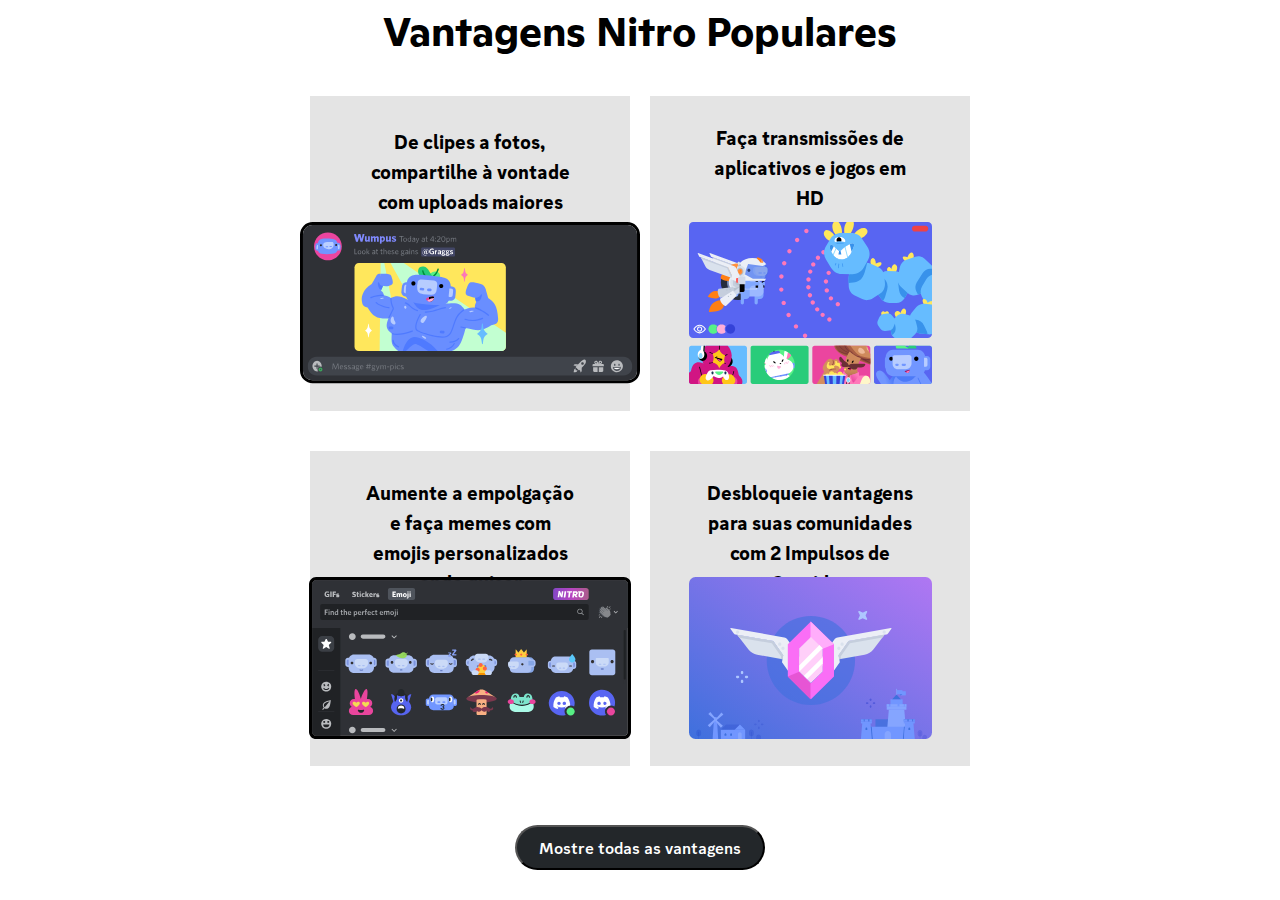
<file: DiscordNitro/src/pages/nitro/index.html>
<!DOCTYPE html>
<html lang="en">
<head>
    <meta charset="UTF-8">
    <meta http-equiv="X-UA-Compatible" content="IE=edge">
    <meta name="viewport" content="width=device-width, initial-scale=1.0">
    <link rel="stylesheet" href="index.css">
    <link rel="stylesheet" href="../../common/index.css">
    <title>nitro</title>
</head>
<body>
        <div class="mae">
                
            <div class="title">Vantagens Nitro Populares</div>

            <div class="meio">
                    <div class="pt1">

                        <div class="um">
                            <div class="p">
                            <p>De clipes a fotos, compartilhe à vontade com uploads maiores
                            </p>
                            </div>

                            <div class="img">
                            <img src="../../assets/images/foto1.svg">
                            </div>
                        </div>

                        <div class="dois">
                            <div class="p1">
                            <p>Faça transmissões de aplicativos e jogos em HD</p>
                            </div>

                            <div class="img">
                            <img src="../../assets/images/foto2.svg" >
                        </div>
                        </div>

                    </div>

                    <div class="pt2">

                        <div class="tres">
                            <div class="p2">
                            <p>Aumente a empolgação e faça memes com emojis personalizados onde quiser</p>
                            </div>

                            <div class="img">
                            <img src="../../assets/images/foto3.svg" >
                        </div>
                        </div>

                        <div class="quatro">
                            <div class="p3">
                            <p>Desbloqueie vantagens para suas comunidades com 2 Impulsos de Servidor</p>
                        </div>

                        <div class="img">
                            <img src="../../assets/images/foto4.svg" >
                        </div>
                        </div>

                    </div>
            </div>

            <div class="fim">
                <button> <p class="b">Mostre todas as vantagens</p></button>
            </div>

        </div>
</body>
</html>
</file>
<file: Discord/src/pages/home/index.css>
body {
    background-color: #f6f6f6;
}


.mae {
    display: flex;
    flex-direction: column;
}

.secao-01{
    display: flex;
    flex-direction: column;
    color: #fff;

    width: 100%;
    height: 35vh;
    background-color: #5865f2;
    align-items: center;
    padding: 20px 0px 130px 0px;

    position: relative;
}

.s1-cabecalho > a  {
    font: 16px 'discord3';
    background-color: #fff;
    color: #23272a;
    padding: 5px 10px;
    border-radius: 30px;
    margin: 5px;

}

.s1-cabecalho{ 
    display: flex;
    flex-direction: row;

    justify-content: space-between;
    align-items: center;
    width: 1000px;
    margin-bottom: 130px;
}


.s1-menu a {
    font: 15px 'discord3';
    margin: 5px 10px;
    color: white;
}

.s1-menu a:hover{
    text-decoration: underline;
}


.s1-txt {
    display: flex;
    flex-direction: column;
    width: 52%;
}

.txt-S1 {
    margin: 1px;
    font: 45px 'discord1';
}

.s1-fi {
    font: 15px 'discord2';
}


.secao-02 {
    display: flex;
    flex-direction: column;
    justify-content: center;
    align-items: center;
    height: 60vh;
    width: 100%;

    background-color: #fff;
}

.meio-02{
    display: flex;
    flex-direction: column;
    justify-content: center;
    align-items: center;
    height: 60vh;
    width: 80%;
}

.textos-02 {
    display: flex;
    flex-direction: column;
    height: 20vh;
    width: 62%;

}

.textos-02 p {

    font: 15px 'discord4';
}
.dez { 
    width: 45vw;
}

.h3 {
    height: 7vh;
    font: 35px 'discord3';
}

.colunas-02 {
    display: flex;
    flex-direction: row;
    justify-content: space-between;
    width: 50vw;
}

.bots, .comunidade {
    display: flex;
    flex-direction: column;
    align-items: center;
    width: 15vw;
}

.onze {
    display: flex;
    flex-direction: column;
    text-align: center;
}

.montagem img,.bots img, .comunidade img  {
    height: 15vh;
    width: 10vw;
}


.montagem {
    display: flex;
    flex-direction: column;
    align-items: center;
    width: 15vw;
}

.montagem h4,.bots h4, .comunidade h4  {
    color: #5865f2;
    font: 20px 'discord5';
    margin-bottom: 5px;
}

.montagem a,.bots a, .comunidade a  {
    color: #00b0f4;
}

.mae-03 {
    display: flex;
    flex-direction: column;
    align-items: center;
    height: 320vh;
    width: 100%;

    background-color: #f6f6f6;
}

.texto-03{
    display: flex;
    flex-direction: column;
    justify-content: center;
    align-items: center;

    height: 30vh;
    width: 100%;
}

.vultur {
    margin-bottom: 5px;
    font: 30px 'discord1';
}

.pe {
    display: flex;
    text-align: center;
    width: 45vw;
}

.pe p {
    font: 15px 'discord3';
}


.coluna-01, .coluna-02, .coluna-03, .coluna-04 {
    display: flex;
    flex-direction: row;
    justify-content: space-around;
    
    height: 70vh;
    width: 55vw;

}

.patreon, .Nightbot, .youtube, .twitch, .obs, .xsplit, .discord1 {
    display: flex;
    flex-direction: column;
    justify-content: center;
    align-items: center;
    border-radius: 20px;
    height: 60vh;
    width: 25vw;
    background-color: #fff;
}

.xsplit img{
    width: 3vw;
    height: 6vh;
    margin-bottom: 20px;
}

.patreon img,.Nightbot img, .youtube img, .twitch img, .obs img, .discord1 img {
    width: 3vw;
    height: 8vh;
    margin-bottom: 20px;

}

.patreon h4, .Nightbot h4, .youtube h4, .twitch h4, .obs h4, .xsplit h4, .discord1 h4 {
    font: 28px 'discord5';
    margin-bottom: 20px;

}

.patreon p, .Nightbot p, .youtube p, .twitch p, .obs p, .xsplit p, .discord1 p {
    font: 15px ;
    margin-bottom: 20px;

}

.classico {
    display: flex;
    text-align: center;
    width: 18vw;
}
.bruno {
    display: flex;
    flex-direction: column;
    justify-content: center;
    width: 18vw;
}

.matheus {
    display: flex;
    flex-direction: column;
    text-align: start;
    width: 18vw;
}

button {
    background-color: #5865f2;
    border-radius: 40px;
    padding: 7px 16px;
    font-size: 14px;
    border: none;
    margin-bottom: 20px;
}

.lado {
    display: flex;
    justify-content: center;
    align-items: center;
    flex-direction: row;
}

.lado a {
    padding: 10px;
    color: #00b0f4;
}


.coluna-04 {
    display: flex;
    justify-content: start;

    height: 70vh;
    width: 55vw;
}

.rodape {
    display: flex;
    justify-content: center;
    align-items: center;
    flex-direction: column;
    padding: 40px ;

    color: #fff;
    height: 60vh;
    width: 100%;
    background-color: #2c2f33;
}

.maeroda {
    display: flex;
    justify-content: center;

    width: 60vw;
    height: 40vh;
}

.produto, .empresa, .recursos, .politica {
    display: flex;
    justify-content: start;
    flex-direction: column;
    margin: 30px;
    width: 20vw;
}


.esquerda a, .produto a, .empresa a, .recursos a, .politica a{
    margin-bottom: 10px;
    font-size: 16px;
    line-height: 24px;
    color: #fff;
} 


 .produto h6, .empresa h6, .recursos h6, .politica h6 {
    font: 15px 'discord';
    margin-bottom: 10px;
    color: #5865f2;
 }

 .esquerda h1 {
    color: #5865f2;
    font: 32px 'discord1';
    margin-bottom: 10px;
 }

 .esquerda {
    display: flex;
    justify-content: start;
    flex-direction: column;
    margin: 30px;
    width: 35vw;
 }


 .ultimo {
    display: flex;
    flex-direction: column;
 }
 
.long {
    background-color: #5865f2;
    width: 60vw;
    height: 1px;
}

.ultimo svg {
    height: 25px;
    margin-top: 20px;
}


.botao {
    display: flex;
    justify-content: end;
}
</file>
<file: Discord/src/common/fonts.css>
* {      
    margin: 0px;
    box-sizing: border-box;
}


@font-face {
    font-family: "discord1";
    src: url(../assets/fonts/discord1.woff2);
}

@font-face {
    font-family: "discord2";
    src: url(../assets/fonts/discord2.woff2);
}

@font-face {
    font-family: "discord3";
    src: url(../assets/fonts/discord3.woff2);
}

@font-face {
    font-family: "discord4";
    src: url(../assets/fonts/discord4.woff2);
}

@font-face {
    font-family: "discord5";
    src: url(../assets/fonts/discord5.woff2);
}

@font-face {
    font-family: "discord6";
    src: url(../assets/fonts/discord6.woff2);
}
</file>
<file: discord2/src/common/index.css>
* {      
    margin: 0px;
    box-sizing: border-box;
}

@font-face {
    font-family: 'disc1';
    src: url(../../src/assets/fonts/disc1.woff2);
}

@font-face {
    font-family: 'disc2';
    src: url(../../src/assets/fonts/disc2.woff2);
}


@font-face {
    font-family: 'disc3';
    src: url(../../src/assets/fonts/disc3.woff2);
}


@font-face {
    font-family: 'disc4';
    src: url(../../src/assets/fonts/disc4.woff2);
}


@font-face {
    font-family: 'disc5';
    src: url(../../src/assets/fonts/disc5.woff2);
}


@font-face {
    font-family: 'disc6';
    src: url(../../src/assets/fonts/disc6.woff2);
}
</file>
<file: discord2/src/pages/pag1/index.css>
body {
    background-color: #f6f6f6;
}

.secao-01{
    display: flex;
    flex-direction: column;
    color: #fff;

    background-image: url('../../assets/images/faixa1-img1.svg');
    background-size: cover;
    background-color: #404eed;
    align-items: center;
    padding: 25px 0px 130px 0px;
    background-position: -430px 0px;

    position: relative;
    overflow: hidden;
}

.s1-tenis  {
    position: absolute;
    bottom: 0px;
    left: -100px;
}

.s1-suco {
    position: absolute;
    bottom: 0px;
    right: -50px;
}

.secao-01 > a {
    cursor: pointer;
}

.secao-01 > h1{ 
    font: 50px 'disc1';
    width: 450px;
    text-align: center;
    
    margin-bottom: 20px;
}

.secao-01 > p {
    font: 20px 'disc2';
    width: 780px;

    line-height: 32px;
    margin-bottom: 30px;
}


.s1-cabecalho > a  {
    font: 16px 'disc4';
    background-color: #fff;
    color: #23272a;
    padding: 10px 13px;
    border-radius: 30px;
    margin: 10px;

}

.s1-cabecalho{ 
    display: flex;
    flex-direction: row;

    justify-content: space-between;
    align-items: center;
    width: 1280px;

    margin-bottom: 130px;
}

.s1-menu{
    display: flex;
    flex-direction: row;
}

.s1-menu a {
    font: 16px 'disc4';
    margin: 5px 20px
}

.s1-menu a:hover{
    text-decoration: underline;
}

.s1-botoes{ 
    display: flex;
    flex-direction: row;
}

.s1-botoes > a {
    font: 20px 'disc3';
    background-color: #fff;
    color: #23272a;
    padding: 15px 30px;
    border-radius: 30px;
    margin: 10px;

    display: flex;
    align-items: center;
}

.s1-botao-escuro{
    background-color: #23272a !important;
    color: #fff !important;
}

.s1-botoes > a >svg {
    margin-left: 10px;
}


.secao-02 {
    display: flex;
    flex-direction: row;
    justify-content: center;
    align-items: center;


    padding: 110px 0px;
}


.s2-textos {
    display: flex;
    flex-direction: column;

    width: 370px;
}

.s2-textos h{
    font:20px 'disc6';
   
}

.s2-textos p {
    font:20px 'disc2';
    color: black;
    line-height: 30px;
    margin: 10px;
}

.secao-02 > *{
    margin: 0px 50px; 
}
</file>
<file: DiscordNitro/src/pages/nitro/index.css>
@import url(../../common/index.css);

* {
    margin: 0px;
    box-sizing: border-box;
}

.mae {
    display: flex;
    justify-content: center;
    align-items: center;
    flex-direction: column;

    width: 100vw;
    height: 100vh;
}

.title {
    display: flex;
    font: 40px 'discord2';
    height: 15vh;
}

.meio {
    display: flex;
    justify-content: center;
    align-items: center;
    flex-direction: column;

    height: 70vh;
    width: 100vw;

}

.pt1, .pt2 {
    justify-content: center;
    display: flex;
    flex-direction: row;
    margin: 10px;
    width: 70vw;
    height: 70vh;
}


.um , .dois, .tres, .quatro {
    display: flex;
    align-items: center;
    justify-content: center;
    flex-direction: column;
    margin: 10px;
    background-color: rgb(228, 228, 228);
    height: 35vh;
    width: 25vw;
}


.p {
    display: flex;
    align-items: center;
    justify-content: center;
    width: 15vw;
    text-align: center;
}

.img  {
    display: flex;
    align-items: center;
    justify-content: center;
}


img { 
    height: 18vh;
}

.p1,.p2,.p3,.p {
    font: 20px 'discord5';
    text-align: center;
    width: 17vw;
    line-height: 30px;
    text-align: center;
    height: 11vh;
}


.fim {
    display: flex;
    justify-content: center;
    align-items: center;
    width: 100vw;
    height: 20vh;
}

button {
    height: 45px;
    width: 250px;
    margin-top: 50px;
    background-color: #23272a;
    border-radius: 40px;
}

button:hover{
    cursor: pointer;
}

.b {
    font: 17px 'discord6';
    color: rgb(255, 255, 255);
}
</file>
<file: DiscordNitro/src/common/index.css>
@font-face {
    font-family: 'Discord1';
    src: url(../assets/fonts/discord1.woff2);
}

@font-face {
    font-family: 'Discord2';
    src: url(../assets/fonts/discord2.woff2.ttf);
}

@font-face {
    font-family: 'Discord3';
    src: url(../assets/fonts/discord3.woff2.ttf);
}


@font-face {
    font-family: 'discord4';
    src: url(../assets/fonts/discord4.woff2.ttf);
}

@font-face {
    font-family: 'discord5';
    src: url(../assets/fonts/discord5.woff2);
}

@font-face {
    font-family: 'discord6';
    src: url('../assets/fonts/discord6.woff2');
}

@font-face {
    font-family: 'discord7';
    src: url('../assets/fonts/discord7.woff2');
}

@font-face {
    font-family: 'discord8';
    src: url('../assets/fonts/discord8.woff2');
}
</file>
